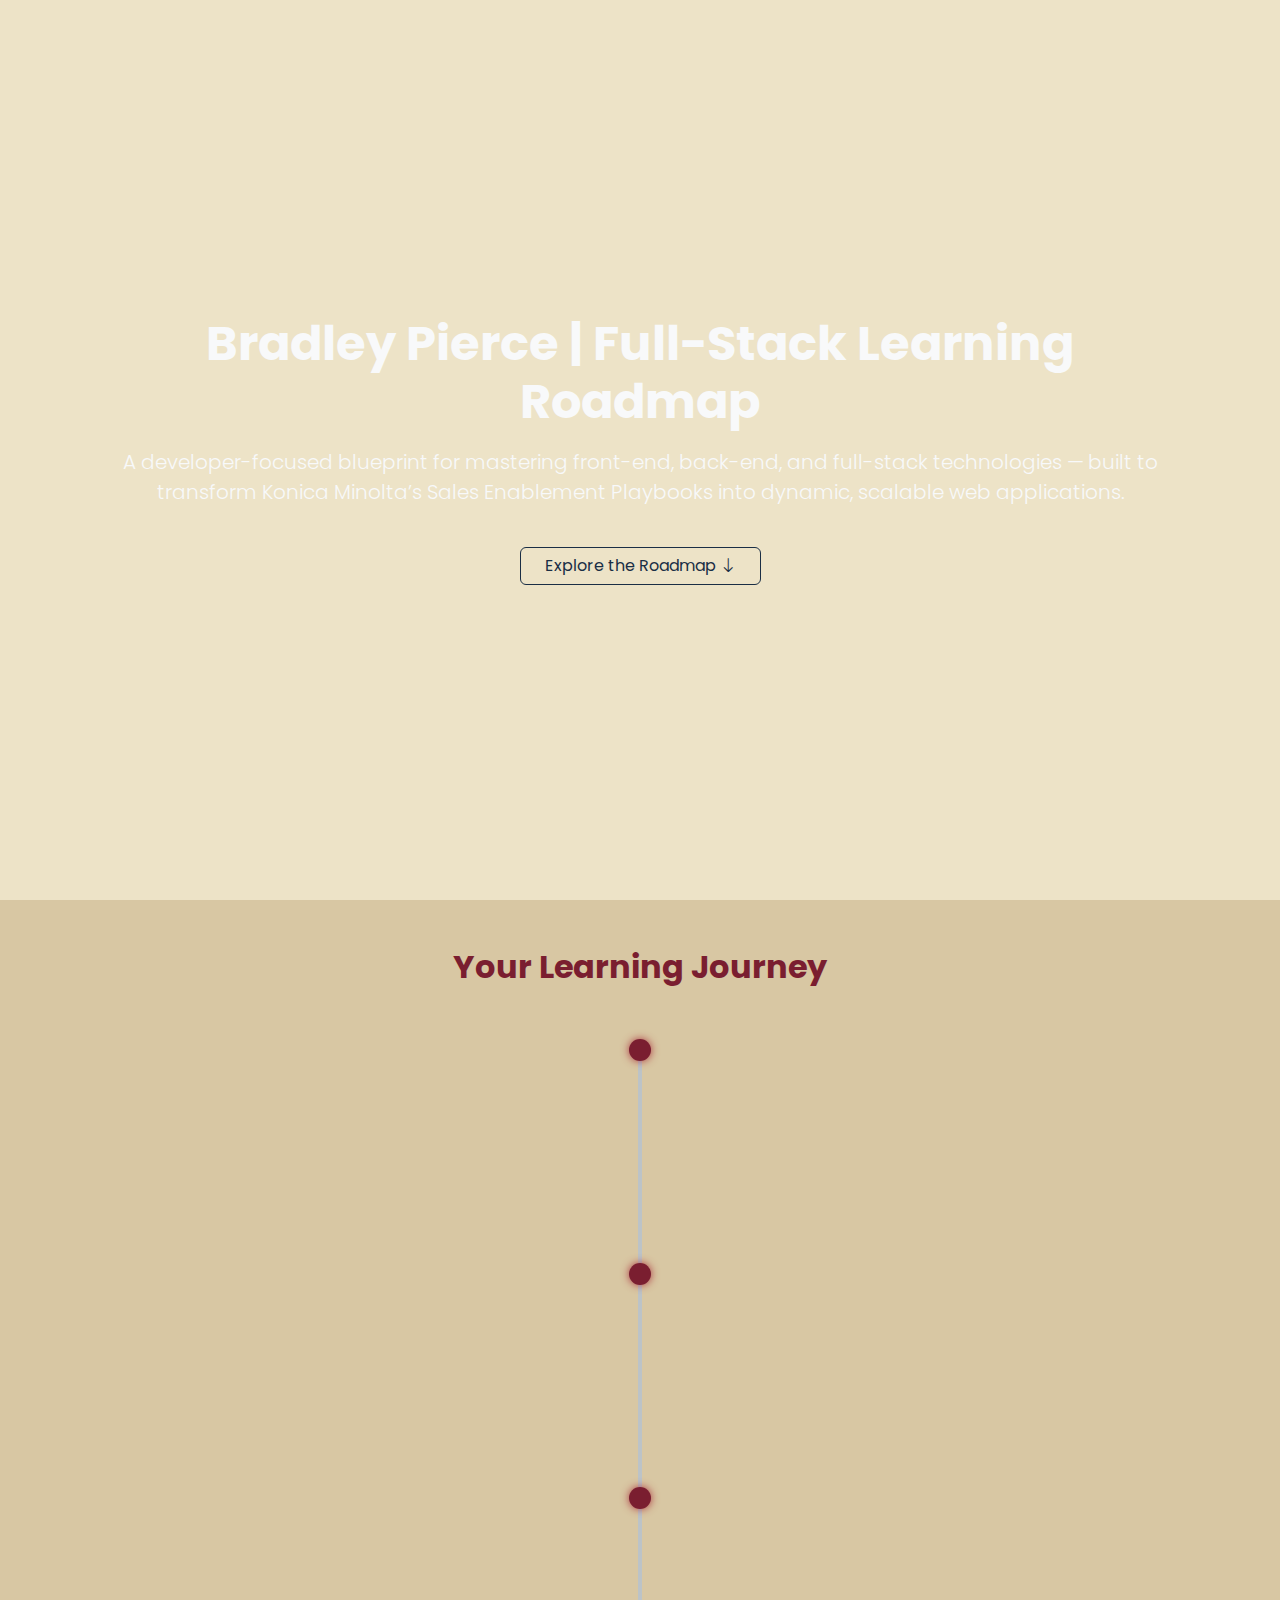
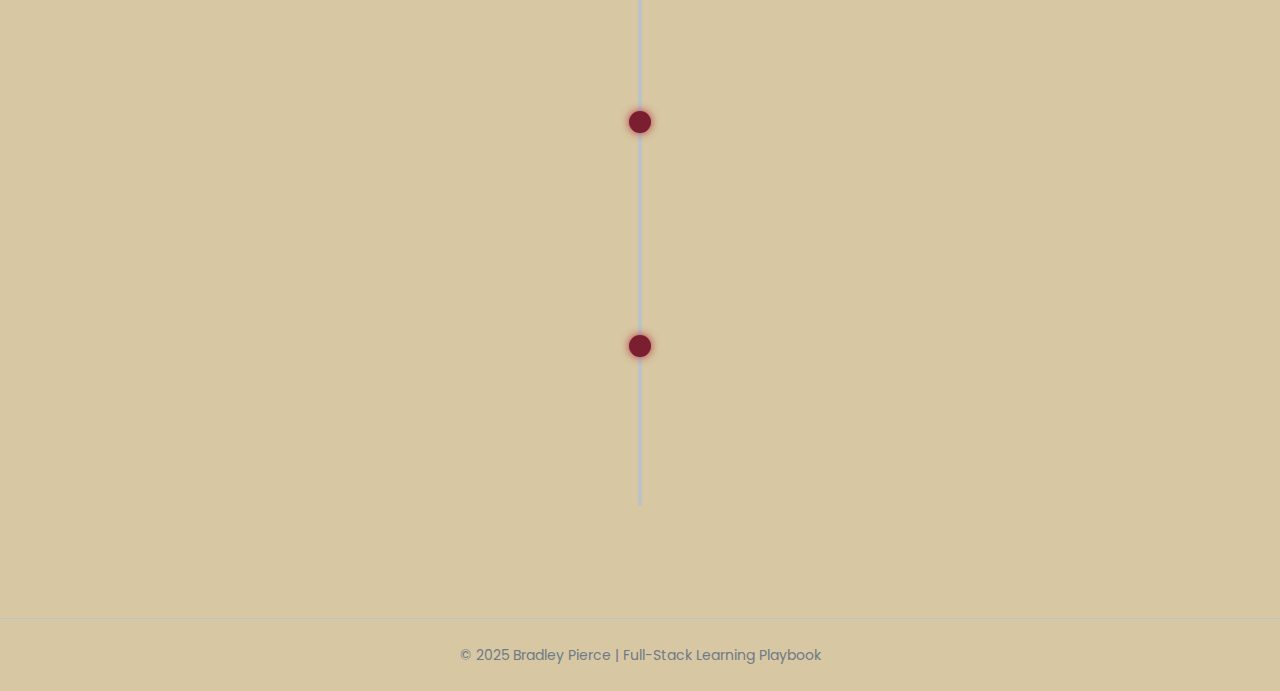
<file: index.html>
<!DOCTYPE html>
<html lang="en">
  <head>
    <meta charset="UTF-8" />
    <meta name="viewport" content="width=device-width, initial-scale=1.0" />
    <title>Bradley Pierce | Full-Stack Learning Roadmap</title>
    <link
      href="https://cdn.jsdelivr.net/npm/bootstrap@5.3.3/dist/css/bootstrap.min.css"
      rel="stylesheet" />
    <link rel="stylesheet" href="assets/css/style.css" />
    <link
      href="https://cdn.jsdelivr.net/npm/bootstrap-icons@1.11.3/font/bootstrap-icons.css"
      rel="stylesheet" />
  </head>
  <body>
    <!-- Hero Section -->
    <section
      class="hero d-flex align-items-center justify-content-center text-center text-light">
      <div class="container position-relative">
        <h1 class="fw-bold display-5">
          Bradley Pierce | Full-Stack Learning Roadmap
        </h1>
        <p class="lead mt-3">
          A developer-focused blueprint for mastering front-end, back-end, and
          full-stack technologies — built to transform Konica Minolta’s Sales
          Enablement Playbooks into dynamic, scalable web applications.
        </p>
        <button id="scrollBtn" class="btn btn-outline-light mt-4 px-4">
          Explore the Roadmap&nbsp;<i class="bi bi-arrow-down"></i>
        </button>
        <div class="hero-overlay"></div>
      </div>
    </section>

    <!-- Timeline Section -->
    <section class="timeline-section py-5">
      <div class="container text-center">
        <h2 class="text-accent fw-bold mb-5">Your Learning Journey</h2>
        <div class="timeline-wrapper position-relative mx-auto">
          <!-- Timeline Line -->
          <div class="timeline-line"></div>

          <!-- Phases -->
          <div class="timeline-item" data-phase="0">
            <div class="timeline-node"></div>
            <div class="timeline-content glass-card">
              <h5>Phase 0 : Foundation & Core Web Skills</h5>
              <p>HTML, CSS, JavaScript, and Git fundamentals.</p>
              <a href="phases/phase0.html" class="btn btn-outline-accent"
                >View Details</a
              >
            </div>
          </div>

          <div class="timeline-item" data-phase="1">
            <div class="timeline-node"></div>
            <div class="timeline-content glass-card">
              <h5>Phase 1 : Modular Front-End Architecture</h5>
              <p>React fundamentals and component-based design.</p>
              <a href="phases/phase1.html" class="btn btn-outline-accent"
                >View Details</a
              >
            </div>
          </div>

          <div class="timeline-item" data-phase="2">
            <div class="timeline-node"></div>
            <div class="timeline-content glass-card">
              <h5>Phase 2 : Data & Back-End Integration</h5>
              <p>Node.js, REST APIs, SQL and NoSQL databases.</p>
              <a href="phases/phase2.html" class="btn btn-outline-accent"
                >View Details</a
              >
            </div>
          </div>

          <div class="timeline-item" data-phase="3">
            <div class="timeline-node"></div>
            <div class="timeline-content glass-card">
              <h5>Phase 3 : Full-Stack Integration & Deployment</h5>
              <p>Supabase, Next.js, and Vercel deployment workflows.</p>
              <a href="phases/phase3.html" class="btn btn-outline-accent"
                >View Details</a
              >
            </div>
          </div>

          <div class="timeline-item" data-phase="4">
            <div class="timeline-node"></div>
            <div class="timeline-content glass-card">
              <h5>Phase 4 : Professional Workflow & Automation</h5>
              <p>DevOps, CI/CD, and developer best practices.</p>
              <a href="phases/phase4.html" class="btn btn-outline-accent"
                >View Details</a
              >
            </div>
          </div>
        </div>
      </div>
    </section>

    <footer class="text-center py-4 text-light-50">
      <small>© 2025 Bradley Pierce | Full-Stack Learning Playbook</small>
    </footer>

    <script src="https://cdn.jsdelivr.net/npm/bootstrap@5.3.3/dist/js/bootstrap.bundle.min.js"></script>
    <script src="assets/js/timeline.js"></script>
  </body>
</html>
</file>
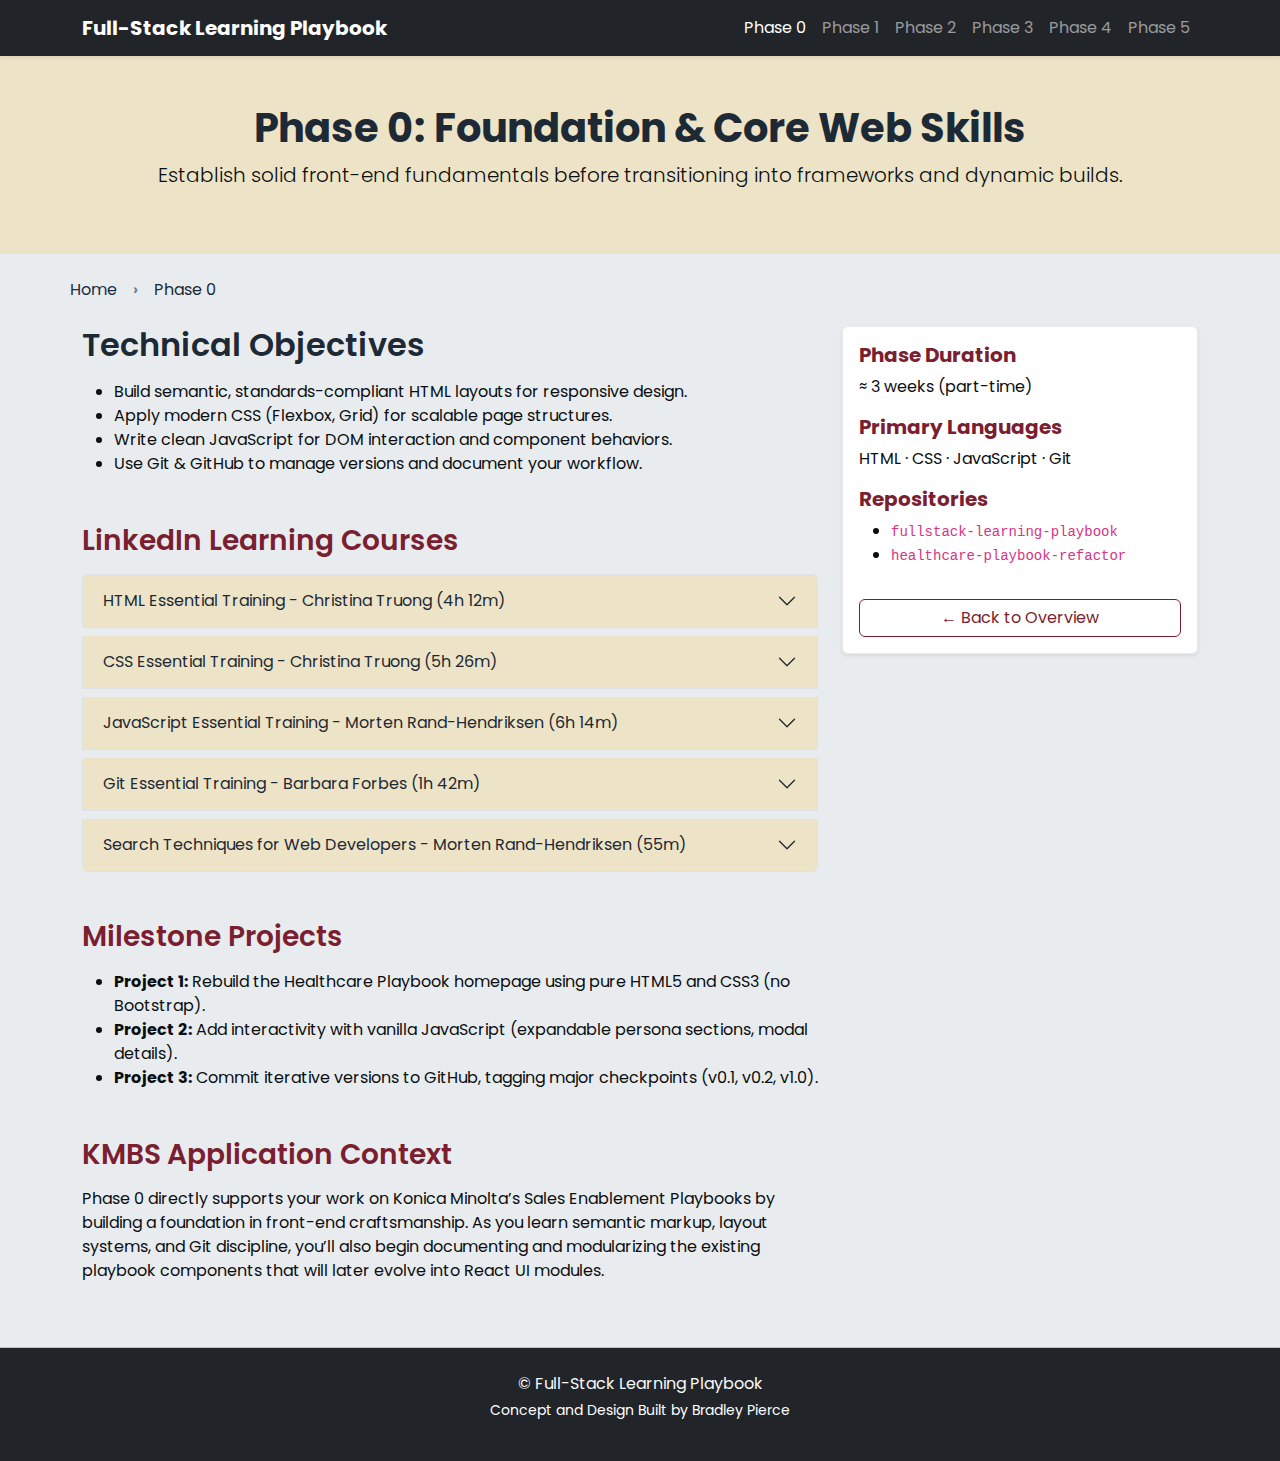
<file: phases/phase0.html>
<!DOCTYPE html>
<html lang="en">
  <head>
    <meta charset="UTF-8" />
    <meta name="viewport" content="width=device-width, initial-scale=1.0" />
    <title>Phase 0 – Foundation & Core Web Skills</title>
    <link
      href="https://cdn.jsdelivr.net/npm/bootstrap@5.3.3/dist/css/bootstrap.min.css"
      rel="stylesheet" />
    <link
      rel="stylesheet"
      href="https://cdn.jsdelivr.net/npm/bootstrap-icons@1.11.3/font/bootstrap-icons.css" />
    <link rel="stylesheet" href="../assets/css/style.css" />
  </head>
  <body>
    <!-- Navbar -->
    <div data-include="../components/navbar.html"></div>
    <!-- Scroll Progress Bar -->
    <div id="scrollProgressBar"></div>

    <!-- Hero -->
    <header
      class="text-center py-5 mb-4"
      style="background: var(--color-tan-300); color: var(--text-heading)">
      <div class="container">
        <h1 class="fw-bold" style="color: var(--text-heading)">
          Phase 0: Foundation & Core Web Skills
        </h1>
        <p class="lead" style="color: var(--text-primary)">
          Establish solid front-end fundamentals before transitioning into
          frameworks and dynamic builds.
        </p>
      </div>
    </header>

    <!-- Breadcrumb -->
    <nav aria-label="breadcrumb">
      <ol class="breadcrumb container">
        <li class="breadcrumb-item"><a href="../index.html">Home</a></li>
        <li class="breadcrumb-item active">Phase 0</li>
      </ol>
    </nav>

    <!-- Content -->
    <section class="container mb-5">
      <div class="row">
        <div class="col-md-8">
          <h2 class="fw-semibold mb-3" style="color: var(--text-heading)">
            Technical Objectives
          </h2>
          <ul>
            <li>
              Build semantic, standards-compliant HTML layouts for responsive
              design.
            </li>
            <li>
              Apply modern CSS (Flexbox, Grid) for scalable page structures.
            </li>
            <li>
              Write clean JavaScript for DOM interaction and component
              behaviors.
            </li>
            <li>
              Use Git & GitHub to manage versions and document your workflow.
            </li>
          </ul>

          <h3 class="fw-semibold mt-5 mb-3 text-accent">
            LinkedIn Learning Courses
          </h3>
          <div class="accordion" id="phase0Courses">
            <div class="accordion-item bg-transparent border-accent mb-2">
              <h2 class="accordion-header">
                <button
                  class="accordion-button collapsed"
                  type="button"
                  data-bs-toggle="collapse"
                  data-bs-target="#htmlCourse">
                  HTML Essential Training &#45; Christina Truong (4h 12m)
                </button>
              </h2>
              <div
                id="htmlCourse"
                class="accordion-collapse collapse"
                data-bs-parent="#phase0Courses">
                <div class="accordion-body glass-card"></div>
              </div>
            </div>

            <div class="accordion-item bg-transparent border-accent mb-2">
              <h2 class="accordion-header">
                <button
                  class="accordion-button collapsed"
                  type="button"
                  data-bs-toggle="collapse"
                  data-bs-target="#cssCourse">
                  CSS Essential Training &#45; Christina Truong (5h 26m)
                </button>
              </h2>
              <div
                id="cssCourse"
                class="accordion-collapse collapse"
                data-bs-parent="#phase0Courses">
                <div class="accordion-body glass-card"></div>
              </div>
            </div>

            <div class="accordion-item bg-transparent border-accent mb-2">
              <h2 class="accordion-header">
                <button
                  class="accordion-button collapsed"
                  type="button"
                  data-bs-toggle="collapse"
                  data-bs-target="#jsCourse">
                  JavaScript Essential Training &#45; Morten Rand-Hendriksen (6h
                  14m)
                </button>
              </h2>
              <div
                id="jsCourse"
                class="accordion-collapse collapse"
                data-bs-parent="#phase0Courses">
                <div class="accordion-body glass-card"></div>
              </div>
            </div>

            <div class="accordion-item bg-transparent border-accent mb-2">
              <h2 class="accordion-header">
                <button
                  class="accordion-button collapsed"
                  type="button"
                  data-bs-toggle="collapse"
                  data-bs-target="#gitCourse">
                  Git Essential Training &#45; Barbara Forbes (1h 42m)
                </button>
              </h2>
              <div
                id="gitCourse"
                class="accordion-collapse collapse"
                data-bs-parent="#phase0Courses">
                <div class="accordion-body glass-card"></div>
              </div>
            </div>

            <div class="accordion-item bg-transparent border-accent">
              <h2 class="accordion-header">
                <button
                  class="accordion-button collapsed"
                  type="button"
                  data-bs-toggle="collapse"
                  data-bs-target="#searchCourse">
                  Search Techniques for Web Developers &#45; Morten
                  Rand-Hendriksen (55m)
                </button>
              </h2>
              <div
                id="searchCourse"
                class="accordion-collapse collapse"
                data-bs-parent="#phase0Courses">
                <div class="accordion-body glass-card"></div>
              </div>
            </div>
          </div>

          <h3 class="fw-semibold mt-5 mb-3 text-accent">Milestone Projects</h3>
          <ul>
            <li>
              <strong>Project 1:</strong> Rebuild the Healthcare Playbook
              homepage using pure HTML5 and CSS3 (no Bootstrap).
            </li>
            <li>
              <strong>Project 2:</strong> Add interactivity with vanilla
              JavaScript (expandable persona sections, modal details).
            </li>
            <li>
              <strong>Project 3:</strong> Commit iterative versions to GitHub,
              tagging major checkpoints (v0.1, v0.2, v1.0).
            </li>
          </ul>

          <h3 class="fw-semibold mt-5 mb-3 text-accent">
            KMBS Application Context
          </h3>
          <p>
            Phase 0 directly supports your work on Konica Minolta’s Sales
            Enablement Playbooks by building a foundation in front-end
            craftsmanship. As you learn semantic markup, layout systems, and Git
            discipline, you’ll also begin documenting and modularizing the
            existing playbook components that will later evolve into React UI
            modules.
          </p>
        </div>

        <!-- Sidebar -->
        <div class="col-md-4">
          <div class="card glass-card p-3 shadow-sm">
            <h5 class="text-accent fw-bold">Phase Duration</h5>
            <p>≈ 3 weeks (part-time)</p>
            <h5 class="text-accent fw-bold">Primary Languages</h5>
            <p>HTML · CSS · JavaScript · Git</p>
            <h5 class="text-accent fw-bold">Repositories</h5>
            <ul>
              <li><code>fullstack-learning-playbook</code></li>
              <li><code>healthcare-playbook-refactor</code></li>
            </ul>
            <a href="../index.html" class="btn btn-outline-accent mt-3"
              >← Back to Overview</a
            >
          </div>
        </div>
      </div>
    </section>

    <!-- Reusable Footer -->
    <div data-include="../components/footer.html"></div>
    <!-- Back to Top Button -->
    <button id="backToTopBtn" title="Go to top">
      <i class="bi bi-arrow-up"></i>
    </button>

    <script src="../assets/js/include.js"></script>
    <script src="https://cdn.jsdelivr.net/npm/bootstrap@5.3.3/dist/js/bootstrap.bundle.min.js"></script>

    <script>
      document.addEventListener("DOMContentLoaded", function () {
        fetch("../assets/json/linkedincoursedescriptions.json")
          .then((response) => response.json())
          .then((courses) => {
            // Map course names to accordion IDs
            const courseMap = {
              "HTML Essential Training": "htmlCourse",
              "CSS Essential Training (2023)": "cssCourse",
              "JavaScript Essential Training": "jsCourse",
              "Git Essential Training": "gitCourse",
              "Search Procedures for Web Developers": "searchCourse",
            };

            courses.forEach((course) => {
              // Find matching accordion ID
              let matchKey = Object.keys(courseMap).find(
                (key) => course.courseName && course.courseName.startsWith(key)
              );
              if (matchKey) {
                const accordionBody = document.querySelector(
                  `#${courseMap[matchKey]} .accordion-body`
                );
                if (accordionBody) {
                  accordionBody.innerHTML = `
              <strong>${course.courseName || matchKey}</strong><br>
              <em>Author:</em> ${course.author || ""}<br>
              <em>Duration:</em> ${course.learningTime || ""}<br>
              <p>${course.description || ""}</p>
              ${
                course.learningObjectives && course.learningObjectives.length
                  ? `<ul>${course.learningObjectives
                      .map((obj) => `<li>${obj}</li>`)
                      .join("")}</ul>`
                  : ""
              }
              ${
                course.url
                  ? `<a href="${course.url}" target="_blank">View Course</a>`
                  : ""
              }
            `;
                }
              }
            });
          });
      });
    </script>
  </body>
</html>
</file>
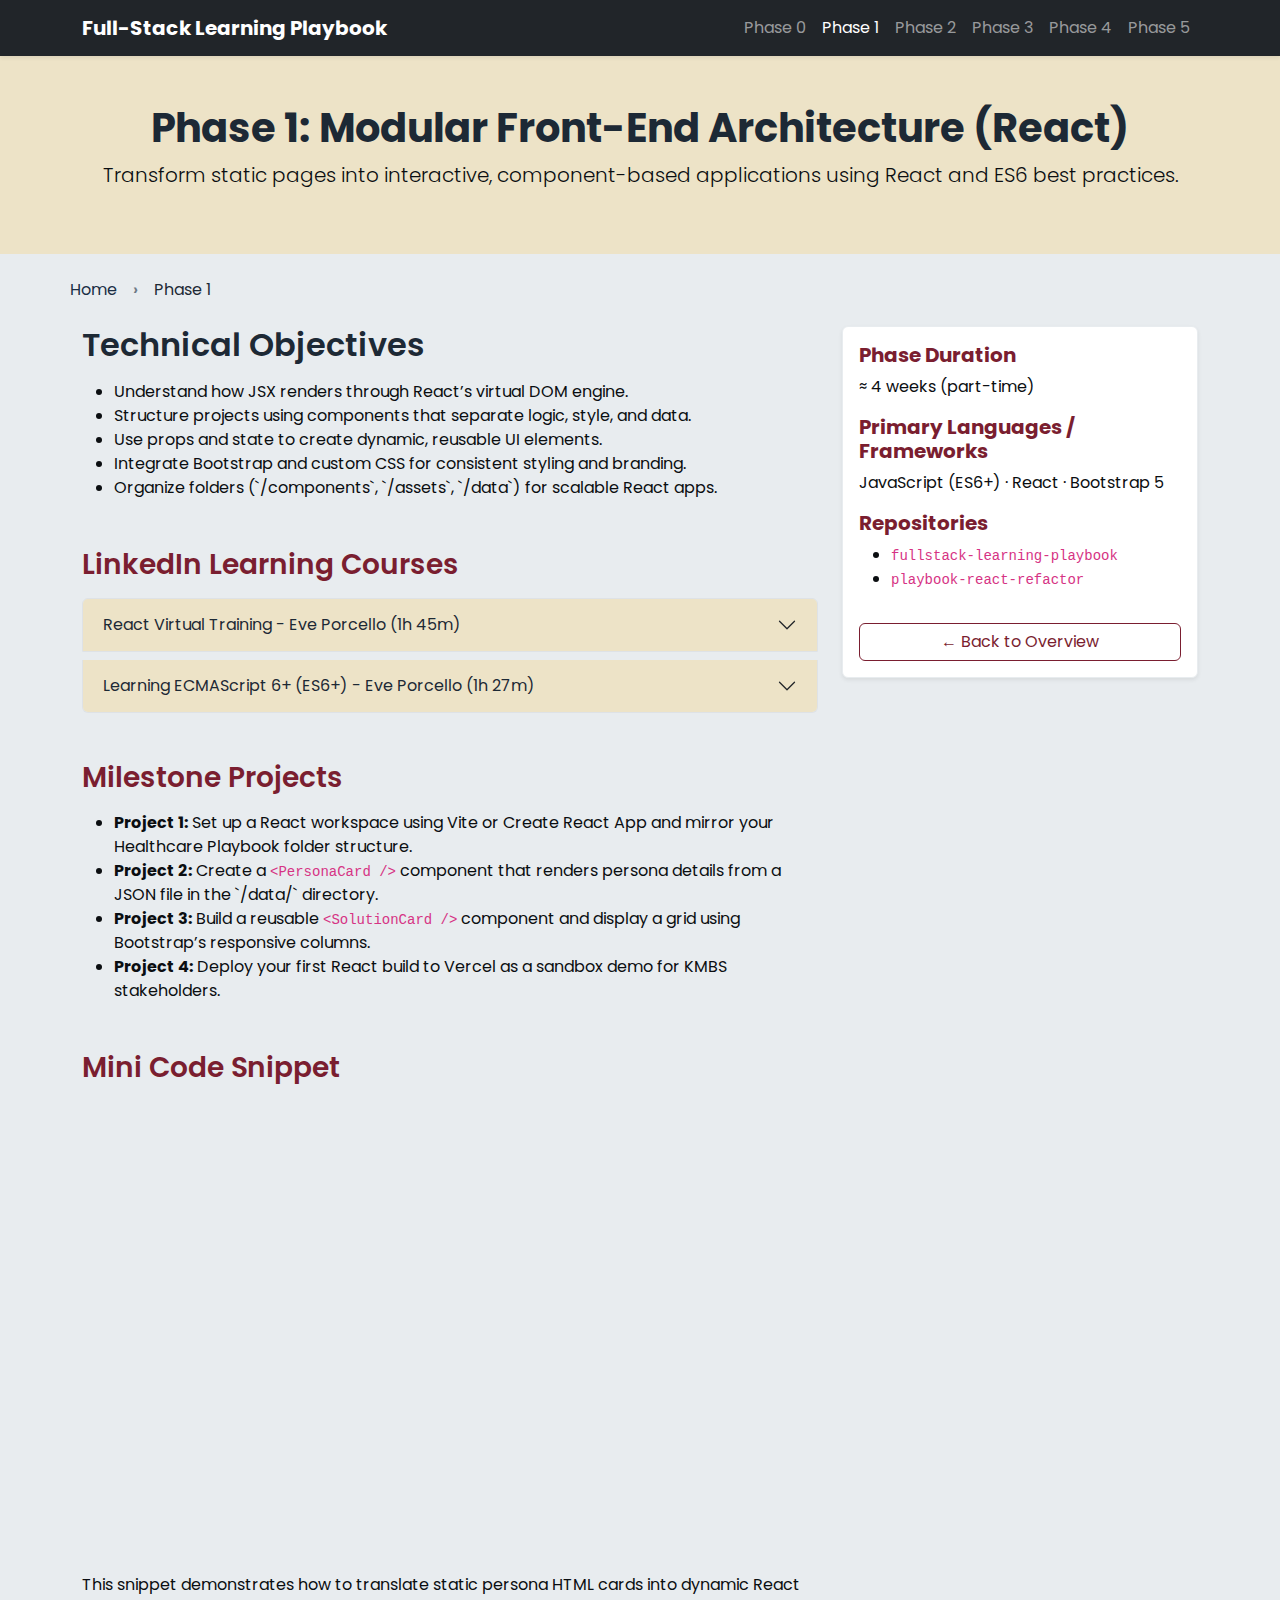
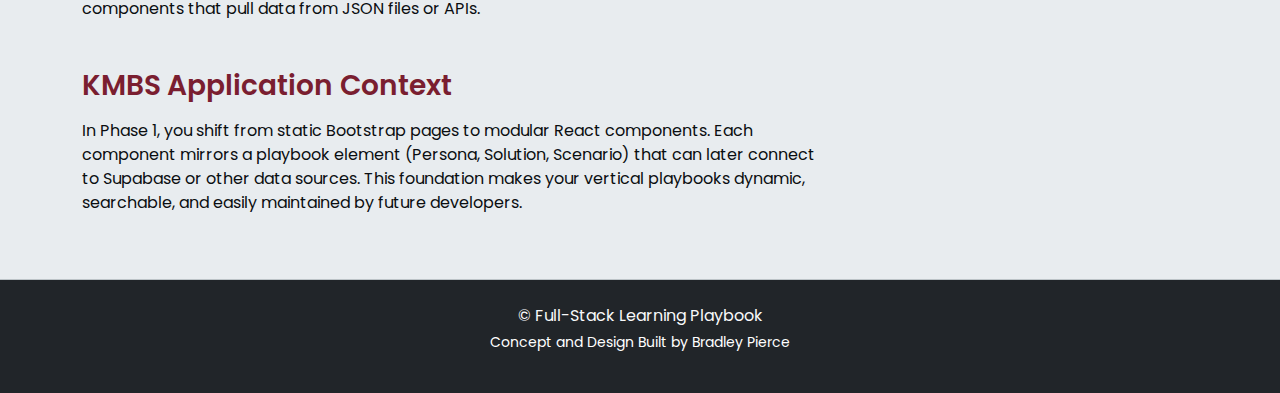
<file: phases/phase1.html>
<!DOCTYPE html>
<html lang="en">
  <head>
    <meta charset="UTF-8" />
    <meta name="viewport" content="width=device-width, initial-scale=1.0" />
    <title>Phase 1 – Modular Front-End Architecture (React)</title>
    <link
      href="https://cdn.jsdelivr.net/npm/bootstrap@5.3.3/dist/css/bootstrap.min.css"
      rel="stylesheet" />
    <link
      rel="stylesheet"
      href="https://cdn.jsdelivr.net/npm/bootstrap-icons@1.11.3/font/bootstrap-icons.css" />
    <link rel="stylesheet" href="../assets/css/style.css" />
  </head>
  <body>
    <!-- Navbar -->
    <div data-include="../components/navbar.html"></div>
    <!-- Scroll Progress Bar -->
    <div id="scrollProgressBar"></div>

    <!-- Hero -->
    <header
      class="text-center py-5 mb-4"
      style="background: var(--color-tan-300); color: var(--text-heading)">
      <div class="container">
        <h1 class="fw-bold" style="color: var(--text-heading)">
          Phase 1: Modular Front-End Architecture (React)
        </h1>
        <p class="lead" style="color: var(--text-primary)">
          Transform static pages into interactive, component-based applications
          using React and ES6 best practices.
        </p>
      </div>
    </header>

    <!-- Breadcrumb -->
    <nav aria-label="breadcrumb">
      <ol class="breadcrumb container">
        <li class="breadcrumb-item"><a href="../index.html">Home</a></li>
        <li class="breadcrumb-item active">Phase 1</li>
      </ol>
    </nav>

    <!-- Content -->
    <section class="container mb-5">
      <div class="row">
        <!-- Main -->
        <div class="col-md-8">
          <h2 class="fw-semibold mb-3" style="color: var(--text-heading)">
            Technical Objectives
          </h2>
          <ul>
            <li>
              Understand how JSX renders through React’s virtual DOM engine.
            </li>
            <li>
              Structure projects using components that separate logic, style,
              and data.
            </li>
            <li>
              Use props and state to create dynamic, reusable UI elements.
            </li>
            <li>
              Integrate Bootstrap and custom CSS for consistent styling and
              branding.
            </li>
            <li>
              Organize folders (`/components`, `/assets`, `/data`) for scalable
              React apps.
            </li>
          </ul>

          <h3 class="fw-semibold mt-5 mb-3 text-accent">
            LinkedIn Learning Courses
          </h3>
          <div class="accordion" id="phase1Courses">
            <div class="accordion-item bg-transparent border-accent mb-2">
              <h2 class="accordion-header">
                <button
                  class="accordion-button collapsed"
                  type="button"
                  data-bs-toggle="collapse"
                  data-bs-target="#reactCourse">
                  React Virtual Training &#45; Eve Porcello (1h 45m)
                </button>
              </h2>
              <div
                id="reactCourse"
                class="accordion-collapse collapse"
                data-bs-parent="#phase1Courses">
                <div class="accordion-body glass-card"></div>
              </div>
            </div>

            <div class="accordion-item bg-transparent border-accent">
              <h2 class="accordion-header">
                <button
                  class="accordion-button collapsed"
                  type="button"
                  data-bs-toggle="collapse"
                  data-bs-target="#es6Course">
                  Learning ECMAScript 6+ (ES6+) &#45; Eve Porcello (1h 27m)
                </button>
              </h2>
              <div
                id="es6Course"
                class="accordion-collapse collapse"
                data-bs-parent="#phase1Courses">
                <div class="accordion-body glass-card"></div>
              </div>
            </div>
          </div>

          <h3 class="fw-semibold mt-5 mb-3 text-accent">Milestone Projects</h3>
          <ul>
            <li>
              <strong>Project 1:</strong> Set up a React workspace using Vite or
              Create React App and mirror your Healthcare Playbook folder
              structure.
            </li>
            <li>
              <strong>Project 2:</strong> Create a
              <code>&lt;PersonaCard /&gt;</code> component that renders persona
              details from a JSON file in the `/data/` directory.
            </li>
            <li>
              <strong>Project 3:</strong> Build a reusable
              <code>&lt;SolutionCard /&gt;</code> component and display a grid
              using Bootstrap’s responsive columns.
            </li>
            <li>
              <strong>Project 4:</strong> Deploy your first React build to
              Vercel as a sandbox demo for KMBS stakeholders.
            </li>
          </ul>

          <h3 class="fw-semibold mt-5 mb-3 text-accent">Mini Code Snippet</h3>
          <div class="glass-card p-3 mb-4">
            <pre><code>// components/PersonaCard.jsx
import React from "react";

export default function PersonaCard({ name, title, challenges }) {
  return (
    &lt;div className="card glass-card p-3 mb-3"&gt;
      &lt;h5 className="text-accent"&gt;{name}&lt;/h5&gt;
      &lt;p&gt;&lt;strong&gt;Role:&lt;/strong&gt; {title}&lt;/p&gt;
      &lt;p&gt;&lt;strong&gt;Challenges:&lt;/strong&gt; {challenges.join(", ")}&lt;/p&gt;
    &lt;/div&gt;
  );
}

// Example usage in App.jsx
&lt;PersonaCard 
  name="CIO – Higher Education"
  title="Technology Decision Maker"
  challenges={["Integration", "Security", "Budget"]}
/&gt;
</code></pre>
          </div>
          <p>
            This snippet demonstrates how to translate static persona HTML cards
            into dynamic React components that pull data from JSON files or
            APIs.
          </p>

          <h3 class="fw-semibold mt-5 mb-3 text-accent">
            KMBS Application Context
          </h3>
          <p>
            In Phase 1, you shift from static Bootstrap pages to modular React
            components. Each component mirrors a playbook element (Persona,
            Solution, Scenario) that can later connect to Supabase or other data
            sources. This foundation makes your vertical playbooks dynamic,
            searchable, and easily maintained by future developers.
          </p>
        </div>

        <!-- Sidebar -->
        <div class="col-md-4">
          <div class="card glass-card p-3 shadow-sm">
            <h5 class="text-accent fw-bold">Phase Duration</h5>
            <p>≈ 4 weeks (part-time)</p>
            <h5 class="text-accent fw-bold">Primary Languages / Frameworks</h5>
            <p>JavaScript (ES6+) · React · Bootstrap 5</p>
            <h5 class="text-accent fw-bold">Repositories</h5>
            <ul>
              <li><code>fullstack-learning-playbook</code></li>
              <li><code>playbook-react-refactor</code></li>
            </ul>
            <a href="../index.html" class="btn btn-outline-accent mt-3"
              >← Back to Overview</a
            >
          </div>
        </div>
      </div>
    </section>

    <!-- Reusable Footer -->
    <div data-include="../components/footer.html"></div>
    <!-- Back to Top Button -->
    <button id="backToTopBtn" title="Go to top">
      <i class="bi bi-arrow-up"></i>
    </button>

    <script src="../assets/js/include.js"></script>
    <script src="https://cdn.jsdelivr.net/npm/bootstrap@5.3.3/dist/js/bootstrap.bundle.min.js"></script>

    <script>
      document.addEventListener("DOMContentLoaded", function () {
        fetch("../assets/json/linkedincoursedescriptions.json")
          .then((response) => response.json())
          .then((courses) => {
            // Map course names to accordion IDs in Phase 1
            const courseMap = {
              "React Virtual Training": "reactCourse",
              "Learning ECMAScript 6+": "es6Course",
            };

            courses.forEach((course) => {
              Object.keys(courseMap).forEach((key) => {
                if (course.courseName && course.courseName.startsWith(key)) {
                  const accordionBody = document.querySelector(
                    `#${courseMap[key]} .accordion-body`
                  );
                  if (accordionBody) {
                    accordionBody.innerHTML = `
                <strong>${course.courseName}</strong><br>
                <em>Author:</em> ${course.author || ""}<br>
                <em>Duration:</em> ${course.learningTime || ""}<br>
                <p>${course.description || ""}</p>
                ${
                  course.learningObjectives && course.learningObjectives.length
                    ? `<ul>${course.learningObjectives
                        .map((obj) => `<li>${obj}</li>`)
                        .join("")}</ul>`
                    : ""
                }
                ${
                  course.url
                    ? `<a href="${course.url}" target="_blank">View Course</a>`
                    : ""
                }
              `;
                  }
                }
              });
            });
          });
      });
    </script>
  </body>
</html>
</file>
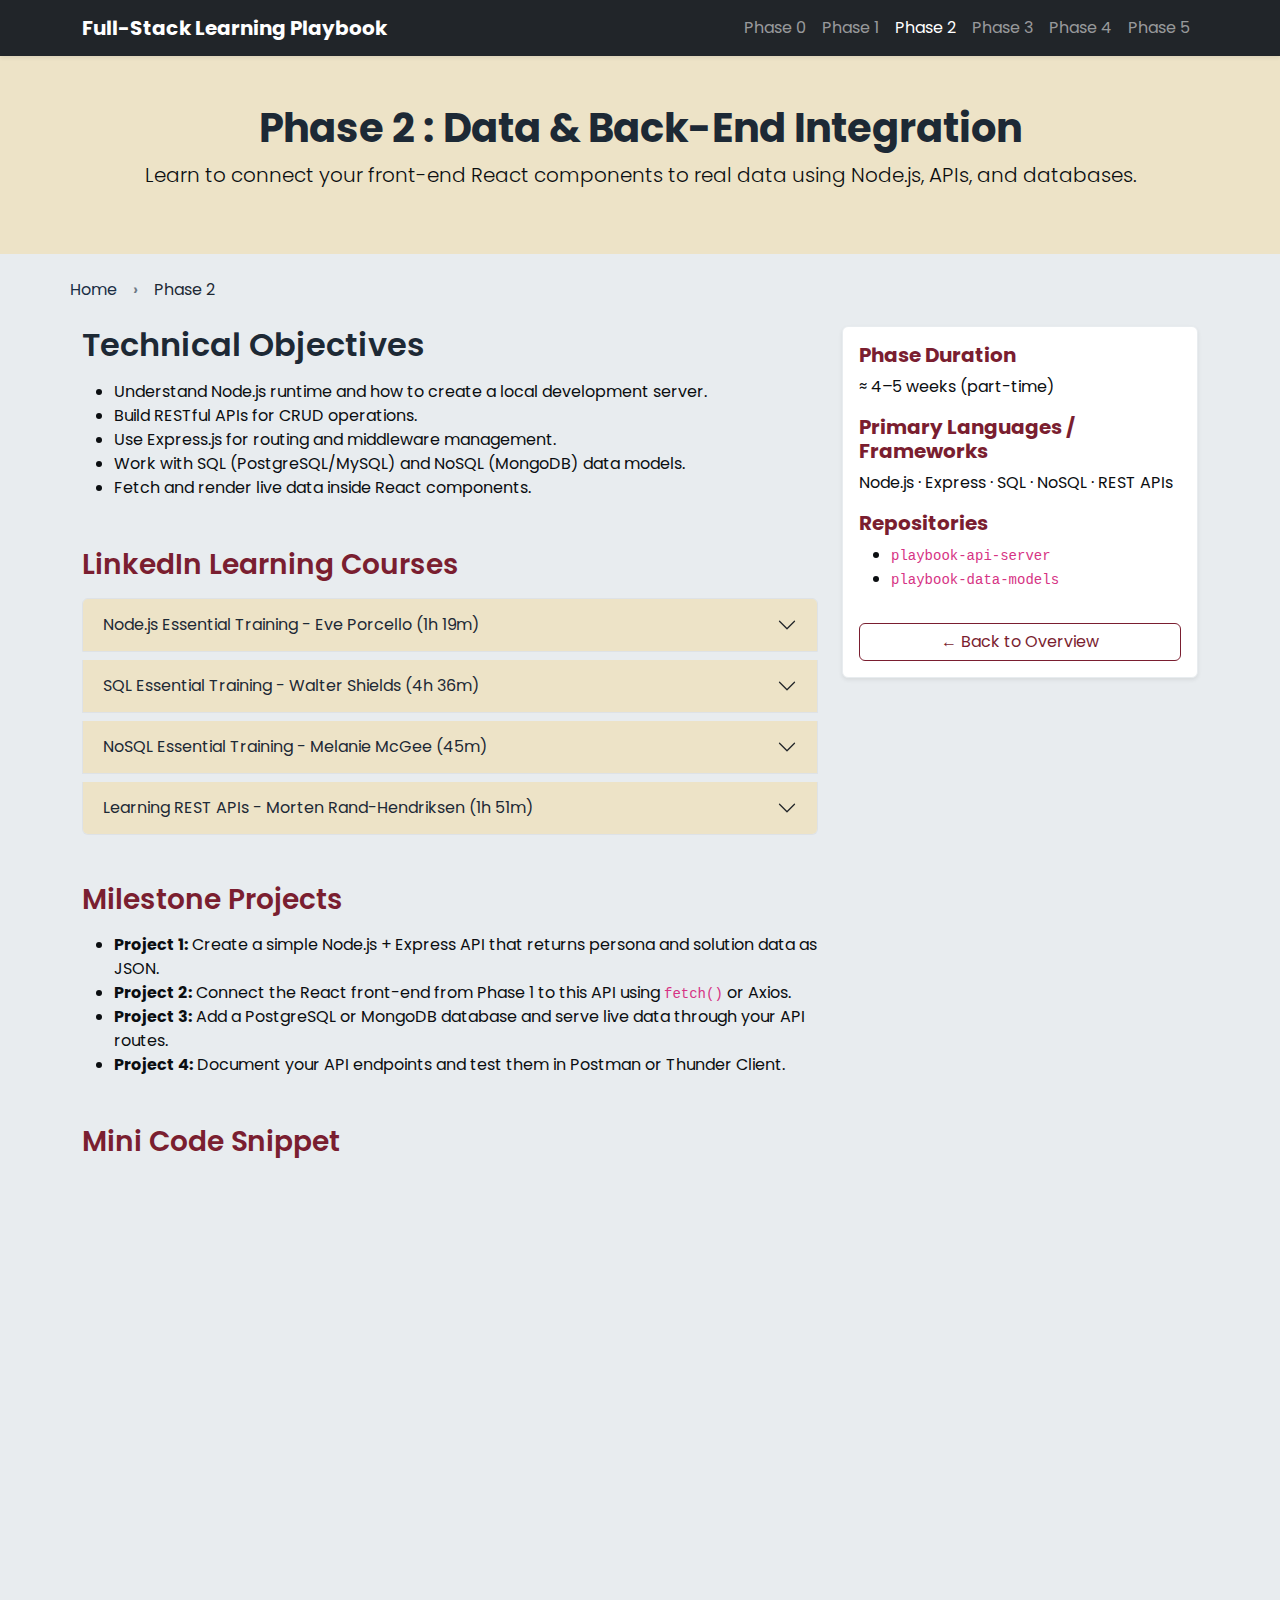
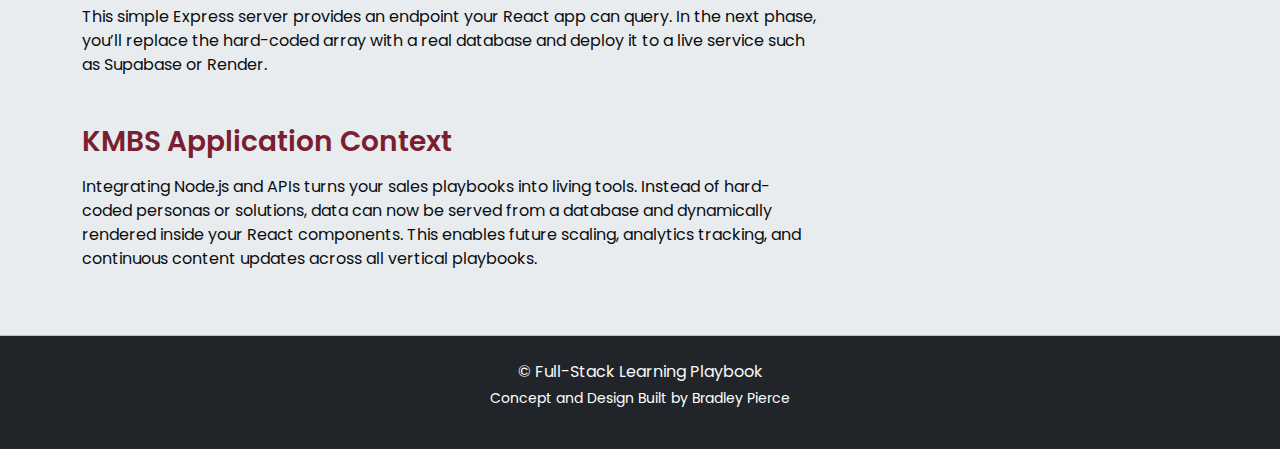
<file: phases/phase2.html>
<!DOCTYPE html>
<html lang="en">
  <head>
    <meta charset="UTF-8" />
    <meta name="viewport" content="width=device-width, initial-scale=1.0" />
    <title>Phase 2 – Data & Back-End Integration</title>
    <link
      href="https://cdn.jsdelivr.net/npm/bootstrap@5.3.3/dist/css/bootstrap.min.css"
      rel="stylesheet" />
    <link
      rel="stylesheet"
      href="https://cdn.jsdelivr.net/npm/bootstrap-icons@1.11.3/font/bootstrap-icons.css" />
    <link rel="stylesheet" href="../assets/css/style.css" />
  </head>
  <body>
    <!-- Navbar -->
    <div data-include="../components/navbar.html"></div>
    <!-- Scroll Progress Bar -->
    <div id="scrollProgressBar"></div>

    <!-- Hero -->
    <header
      class="text-center py-5 mb-4"
      style="background: var(--color-tan-300); color: var(--text-heading)">
      <div class="container">
        <h1 class="fw-bold" style="color: var(--text-heading)">
          Phase 2 : Data & Back-End Integration
        </h1>
        <p class="lead" style="color: var(--text-primary)">
          Learn to connect your front-end React components to real data using
          Node.js, APIs, and databases.
        </p>
      </div>
    </header>

    <!-- Breadcrumb -->
    <nav aria-label="breadcrumb">
      <ol class="breadcrumb container">
        <li class="breadcrumb-item"><a href="../index.html">Home</a></li>
        <li class="breadcrumb-item active">Phase 2</li>
      </ol>
    </nav>

    <!-- Content -->
    <section class="container mb-5">
      <div class="row">
        <!-- Main -->
        <div class="col-md-8">
          <h2 class="fw-semibold mb-3" style="color: var(--text-heading)">
            Technical Objectives
          </h2>
          <ul>
            <li>
              Understand Node.js runtime and how to create a local development
              server.
            </li>
            <li>Build RESTful APIs for CRUD operations.</li>
            <li>Use Express.js for routing and middleware management.</li>
            <li>
              Work with SQL (PostgreSQL/MySQL) and NoSQL (MongoDB) data models.
            </li>
            <li>Fetch and render live data inside React components.</li>
          </ul>

          <h3 class="fw-semibold mt-5 mb-3 text-accent">
            LinkedIn Learning Courses
          </h3>
          <div class="accordion" id="phase2Courses">
            <div class="accordion-item bg-transparent border-accent mb-2">
              <h2 class="accordion-header">
                <button
                  class="accordion-button collapsed"
                  type="button"
                  data-bs-toggle="collapse"
                  data-bs-target="#nodeCourse">
                  Node.js Essential Training &#45; Eve Porcello (1h 19m)
                </button>
              </h2>
              <div
                id="nodeCourse"
                class="accordion-collapse collapse"
                data-bs-parent="#phase2Courses">
                <div class="accordion-body glass-card"></div>
              </div>
            </div>

            <div class="accordion-item bg-transparent border-accent mb-2">
              <h2 class="accordion-header">
                <button
                  class="accordion-button collapsed"
                  type="button"
                  data-bs-toggle="collapse"
                  data-bs-target="#sqlCourse">
                  SQL Essential Training &#45; Walter Shields (4h 36m)
                </button>
              </h2>
              <div
                id="sqlCourse"
                class="accordion-collapse collapse"
                data-bs-parent="#phase2Courses">
                <div class="accordion-body glass-card"></div>
              </div>
            </div>

            <div class="accordion-item bg-transparent border-accent mb-2">
              <h2 class="accordion-header">
                <button
                  class="accordion-button collapsed"
                  type="button"
                  data-bs-toggle="collapse"
                  data-bs-target="#noSqlCourse">
                  NoSQL Essential Training &#45; Melanie McGee (45m)
                </button>
              </h2>
              <div
                id="noSqlCourse"
                class="accordion-collapse collapse"
                data-bs-parent="#phase2Courses">
                <div class="accordion-body glass-card"></div>
              </div>
            </div>

            <div class="accordion-item bg-transparent border-accent">
              <h2 class="accordion-header">
                <button
                  class="accordion-button collapsed"
                  type="button"
                  data-bs-toggle="collapse"
                  data-bs-target="#apiCourse">
                  Learning REST APIs &#45; Morten Rand&#45;Hendriksen (1h 51m)
                </button>
              </h2>
              <div
                id="apiCourse"
                class="accordion-collapse collapse"
                data-bs-parent="#phase2Courses">
                <div class="accordion-body glass-card"></div>
              </div>
            </div>
          </div>

          <h3 class="fw-semibold mt-5 mb-3 text-accent">Milestone Projects</h3>
          <ul>
            <li>
              <strong>Project 1:</strong> Create a simple Node.js + Express API
              that returns persona and solution data as JSON.
            </li>
            <li>
              <strong>Project 2:</strong> Connect the React front-end from Phase
              1 to this API using <code>fetch()</code> or Axios.
            </li>
            <li>
              <strong>Project 3:</strong> Add a PostgreSQL or MongoDB database
              and serve live data through your API routes.
            </li>
            <li>
              <strong>Project 4:</strong> Document your API endpoints and test
              them in Postman or Thunder Client.
            </li>
          </ul>

          <h3 class="fw-semibold mt-5 mb-3 text-accent">Mini Code Snippet</h3>
          <div class="glass-card p-3 mb-4">
            <pre><code>// server.js
import express from "express";
import cors from "cors";

const app = express();
app.use(cors());

const personas = [
  { id: 1, name: "IT Director", challenges: ["Security", "Budget", "Integration"] },
  { id: 2, name: "Facilities Manager", challenges: ["Signage", "Compliance"] }
];

app.get("/api/personas", (req, res) =&gt; {
  res.json(personas);
});

app.listen(4000, () =&gt; console.log("API Server running on port 4000"));
</code></pre>
          </div>
          <p>
            This simple Express server provides an endpoint your React app can
            query. In the next phase, you’ll replace the hard-coded array with a
            real database and deploy it to a live service such as Supabase or
            Render.
          </p>

          <h3 class="fw-semibold mt-5 mb-3 text-accent">
            KMBS Application Context
          </h3>
          <p>
            Integrating Node.js and APIs turns your sales playbooks into living
            tools. Instead of hard-coded personas or solutions, data can now be
            served from a database and dynamically rendered inside your React
            components. This enables future scaling, analytics tracking, and
            continuous content updates across all vertical playbooks.
          </p>
        </div>

        <!-- Sidebar -->
        <div class="col-md-4">
          <div class="card glass-card p-3 shadow-sm">
            <h5 class="text-accent fw-bold">Phase Duration</h5>
            <p>≈ 4–5 weeks (part-time)</p>
            <h5 class="text-accent fw-bold">Primary Languages / Frameworks</h5>
            <p>Node.js · Express · SQL · NoSQL · REST APIs</p>
            <h5 class="text-accent fw-bold">Repositories</h5>
            <ul>
              <li><code>playbook-api-server</code></li>
              <li><code>playbook-data-models</code></li>
            </ul>
            <a href="../index.html" class="btn btn-outline-accent mt-3"
              >← Back to Overview</a
            >
          </div>
        </div>
      </div>
    </section>

    <!-- Reusable Footer -->
    <div data-include="../components/footer.html"></div>
    <!-- Back to Top Button -->
    <button id="backToTopBtn" title="Go to top">
      <i class="bi bi-arrow-up"></i>
    </button>

    <script src="../assets/js/include.js"></script>
    <script src="https://cdn.jsdelivr.net/npm/bootstrap@5.3.3/dist/js/bootstrap.bundle.min.js"></script>
    <script>
      document.addEventListener("DOMContentLoaded", function () {
        fetch("../assets/json/linkedincoursedescriptions.json")
          .then((response) => response.json())
          .then((courses) => {
            // Map JSON course names to accordion IDs in Phase 2
            const courseMap = {
              "Node.js Essential Training": "nodeCourse",
              "SQL Essential Training": "sqlCourse",
              "NoSQL Essential Training": "noSqlCourse",
              "Learning REST APIs": "apiCourse",
            };

            courses.forEach((course) => {
              Object.keys(courseMap).forEach((key) => {
                if (
                  course.courseName &&
                  course.courseName.trim().toLowerCase() ===
                    key.trim().toLowerCase()
                ) {
                  const accordionBody = document.querySelector(
                    `#${courseMap[key]} .accordion-body`
                  );
                  if (accordionBody) {
                    accordionBody.innerHTML = `
          <strong>${course.courseName}</strong><br>
          <em>Author:</em> ${course.author || ""}<br>
          <em>Duration:</em> ${course.learningTime || ""}<br>
          <p>${course.description || ""}</p>
          ${
            course.learningObjectives && course.learningObjectives.length
              ? `<ul>${course.learningObjectives
                  .map((obj) => `<li>${obj}</li>`)
                  .join("")}</ul>`
              : ""
          }
          ${
            course.url
              ? `<a href="${course.url}" target="_blank">View Course</a>`
              : ""
          }
        `;
                  }
                }
              });
            });
          });
      });
    </script>
  </body>
</html>
</file>
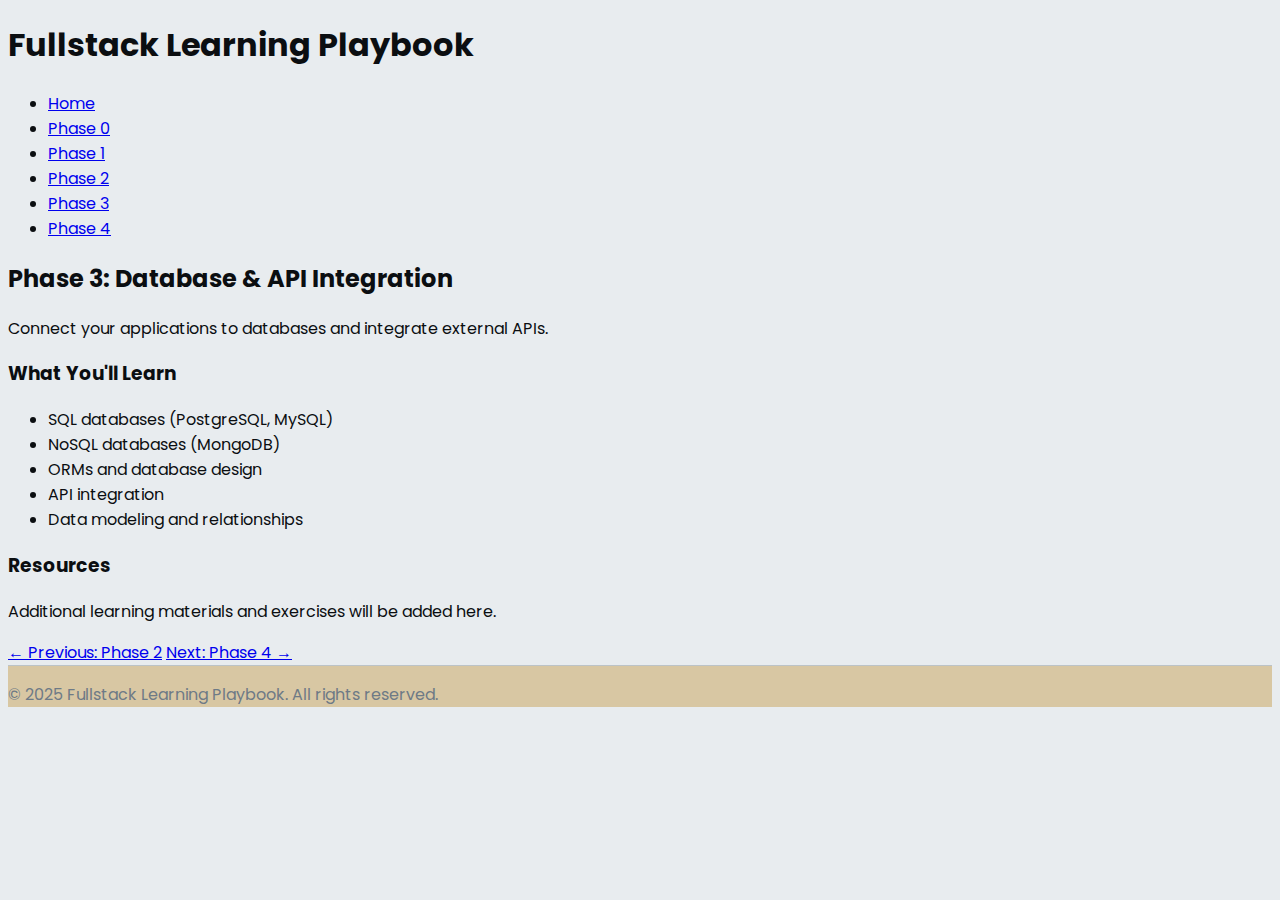
<file: phases/phase3.html>
<!DOCTYPE html>
<html lang="en">
<head>
    <meta charset="UTF-8">
    <meta name="viewport" content="width=device-width, initial-scale=1.0">
    <title>Phase 3 - Database & API Integration | Fullstack Learning Playbook</title>
    <link rel="stylesheet" href="../assets/css/style.css">
</head>
<body>
    <header>
        <h1>Fullstack Learning Playbook</h1>
        <nav>
            <ul>
                <li><a href="../index.html">Home</a></li>
                <li><a href="phase0.html">Phase 0</a></li>
                <li><a href="phase1.html">Phase 1</a></li>
                <li><a href="phase2.html">Phase 2</a></li>
                <li><a href="phase3.html" class="active">Phase 3</a></li>
                <li><a href="phase4.html">Phase 4</a></li>
            </ul>
        </nav>
    </header>

    <main>
        <article class="phase-content">
            <h2>Phase 3: Database & API Integration</h2>
            <p>Connect your applications to databases and integrate external APIs.</p>

            <section class="phase-section">
                <h3>What You'll Learn</h3>
                <ul>
                    <li>SQL databases (PostgreSQL, MySQL)</li>
                    <li>NoSQL databases (MongoDB)</li>
                    <li>ORMs and database design</li>
                    <li>API integration</li>
                    <li>Data modeling and relationships</li>
                </ul>
            </section>

            <section class="phase-section">
                <h3>Resources</h3>
                <p>Additional learning materials and exercises will be added here.</p>
            </section>
        </article>

        <nav class="phase-navigation">
            <a href="phase2.html" class="btn">← Previous: Phase 2</a>
            <a href="phase4.html" class="btn btn-next">Next: Phase 4 →</a>
        </nav>
    </main>

    <footer>
        <p>&copy; 2025 Fullstack Learning Playbook. All rights reserved.</p>
    </footer>

    <script src="../assets/js/main.js"></script>
</body>
</html>
</file>
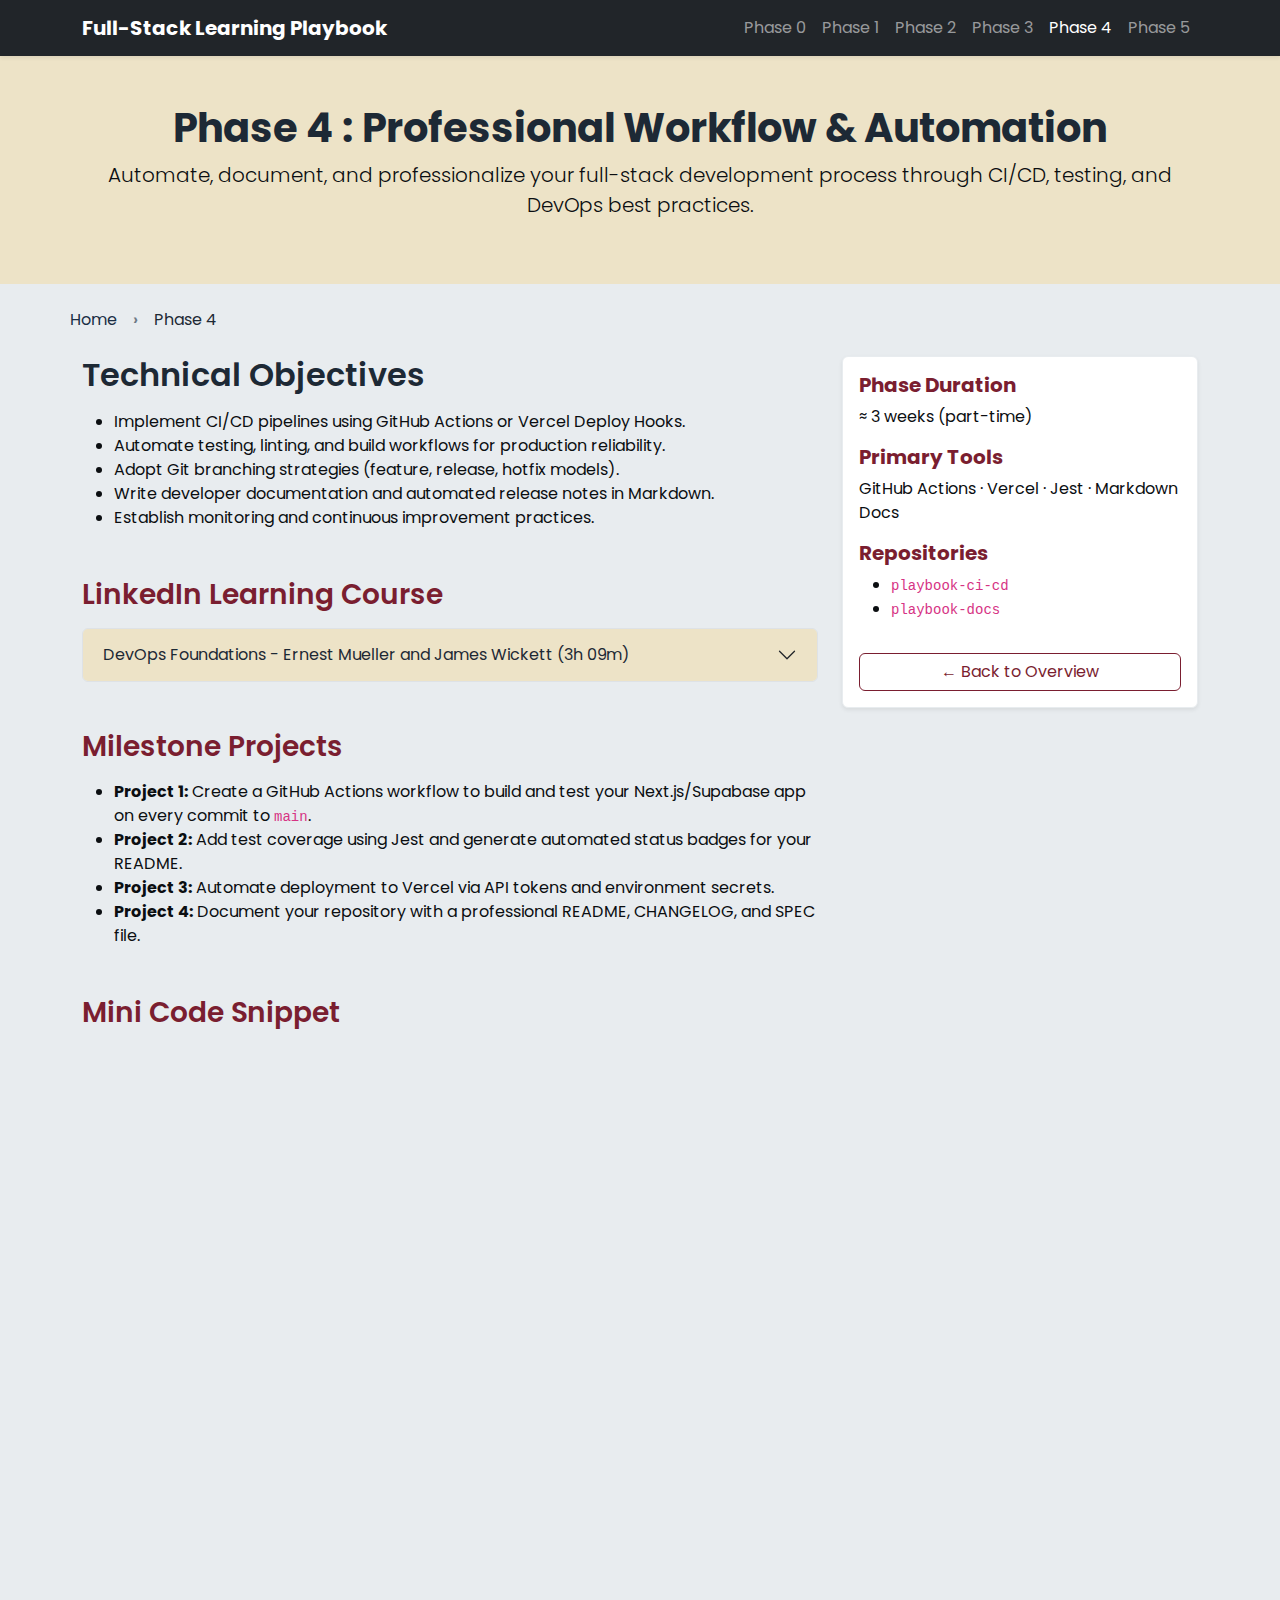
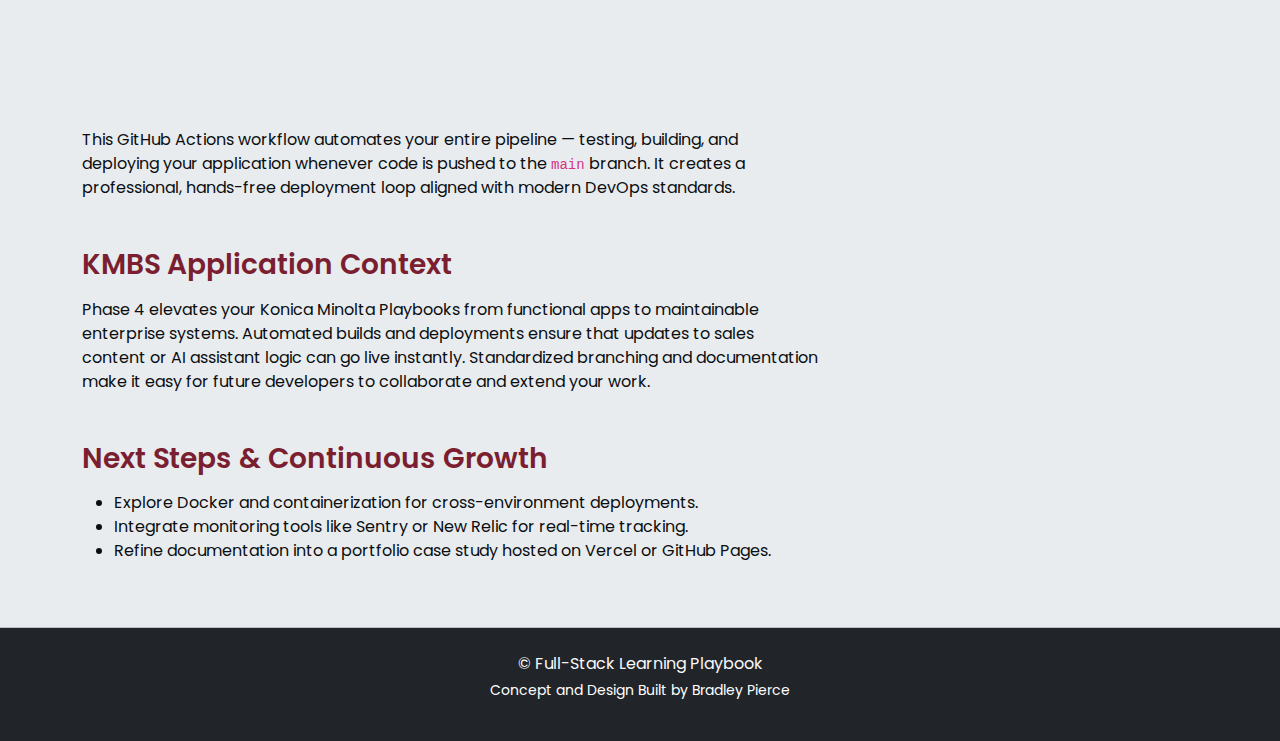
<file: phases/phase4.html>
<!DOCTYPE html>
<html lang="en">
  <head>
    <meta charset="UTF-8" />
    <meta name="viewport" content="width=device-width, initial-scale=1.0" />
    <title>Phase 4 – Professional Workflow & Automation</title>
    <link
      href="https://cdn.jsdelivr.net/npm/bootstrap@5.3.3/dist/css/bootstrap.min.css"
      rel="stylesheet" />
    <link
      rel="stylesheet"
      href="https://cdn.jsdelivr.net/npm/bootstrap-icons@1.11.3/font/bootstrap-icons.css" />
    <link rel="stylesheet" href="../assets/css/style.css" />
  </head>
  <body>
    <!-- Navbar -->
    <div data-include="../components/navbar.html"></div>
    <!-- Scroll Progress Bar -->
    <div id="scrollProgressBar"></div>

    <!-- Hero -->
    <header
      class="text-center py-5 mb-4"
      style="background: var(--color-tan-300); color: var(--text-heading)">
      <div class="container">
        <h1 class="fw-bold" style="color: var(--text-heading)">
          Phase 4 : Professional Workflow & Automation
        </h1>
        <p class="lead" style="color: var(--text-primary)">
          Automate, document, and professionalize your full-stack development
          process through CI/CD, testing, and DevOps best practices.
        </p>
      </div>
    </header>

    <!-- Breadcrumb -->
    <nav aria-label="breadcrumb">
      <ol class="breadcrumb container">
        <li class="breadcrumb-item"><a href="../index.html">Home</a></li>
        <li class="breadcrumb-item active">Phase 4</li>
      </ol>
    </nav>

    <!-- Content -->
    <section class="container mb-5">
      <div class="row">
        <!-- Main -->
        <div class="col-md-8">
          <h2 class="fw-semibold mb-3" style="color: var(--text-heading)">
            Technical Objectives
          </h2>
          <ul>
            <li>
              Implement CI/CD pipelines using GitHub Actions or Vercel Deploy
              Hooks.
            </li>
            <li>
              Automate testing, linting, and build workflows for production
              reliability.
            </li>
            <li>
              Adopt Git branching strategies (feature, release, hotfix models).
            </li>
            <li>
              Write developer documentation and automated release notes in
              Markdown.
            </li>
            <li>Establish monitoring and continuous improvement practices.</li>
          </ul>

          <h3 class="fw-semibold mt-5 mb-3 text-accent">
            LinkedIn Learning Course
          </h3>
          <div class="accordion" id="phase4Courses">
            <div class="accordion-item bg-transparent border-accent">
              <h2 class="accordion-header">
                <button
                  class="accordion-button collapsed"
                  type="button"
                  data-bs-toggle="collapse"
                  data-bs-target="#devOpsCourse">
                  DevOps Foundations &#45; Ernest Mueller and James Wickett (3h
                  09m)
                </button>
              </h2>
              <div
                id="devOpsCourse"
                class="accordion-collapse collapse"
                data-bs-parent="#phase4Courses">
                <div class="accordion-body glass-card"></div>
              </div>
            </div>
          </div>

          <h3 class="fw-semibold mt-5 mb-3 text-accent">Milestone Projects</h3>
          <ul>
            <li>
              <strong>Project 1:</strong> Create a GitHub Actions workflow to
              build and test your Next.js/Supabase app on every commit to
              <code>main</code>.
            </li>
            <li>
              <strong>Project 2:</strong> Add test coverage using Jest and
              generate automated status badges for your README.
            </li>
            <li>
              <strong>Project 3:</strong> Automate deployment to Vercel via API
              tokens and environment secrets.
            </li>
            <li>
              <strong>Project 4:</strong> Document your repository with a
              professional README, CHANGELOG, and SPEC file.
            </li>
          </ul>

          <h3 class="fw-semibold mt-5 mb-3 text-accent">Mini Code Snippet</h3>
          <div class="glass-card p-3 mb-4">
            <pre><code># .github/workflows/deploy.yml
name: Build & Deploy
on:
  push:
    branches: [ "main" ]

jobs:
  build:
    runs-on: ubuntu-latest
    steps:
      - name: Checkout Code
        uses: actions/checkout@v3

      - name: Setup Node.js
        uses: actions/setup-node@v3
        with:
          node-version: 20

      - name: Install Dependencies
        run: npm ci

      - name: Run Tests
        run: npm test

      - name: Build App
        run: npm run build

      - name: Deploy to Vercel
        run: npx vercel --prod --token=${{ secrets.VERCEL_TOKEN }}
</code></pre>
          </div>

          <p>
            This GitHub Actions workflow automates your entire pipeline —
            testing, building, and deploying your application whenever code is
            pushed to the <code>main</code> branch. It creates a professional,
            hands-free deployment loop aligned with modern DevOps standards.
          </p>

          <h3 class="fw-semibold mt-5 mb-3 text-accent">
            KMBS Application Context
          </h3>
          <p>
            Phase 4 elevates your Konica Minolta Playbooks from functional apps
            to maintainable enterprise systems. Automated builds and deployments
            ensure that updates to sales content or AI assistant logic can go
            live instantly. Standardized branching and documentation make it
            easy for future developers to collaborate and extend your work.
          </p>

          <h3 class="fw-semibold mt-5 mb-3 text-accent">
            Next Steps & Continuous Growth
          </h3>
          <ul>
            <li>
              Explore Docker and containerization for cross-environment
              deployments.
            </li>
            <li>
              Integrate monitoring tools like Sentry or New Relic for real-time
              tracking.
            </li>
            <li>
              Refine documentation into a portfolio case study hosted on Vercel
              or GitHub Pages.
            </li>
          </ul>
        </div>

        <div class="col-md-4">
          <div class="card glass-card p-3 shadow-sm">
            <h5 class="text-accent fw-bold">Phase Duration</h5>
            <p>≈ 3 weeks (part-time)</p>

            <h5 class="text-accent fw-bold">Primary Tools</h5>
            <p>GitHub Actions · Vercel · Jest · Markdown Docs</p>

            <h5 class="text-accent fw-bold">Repositories</h5>
            <ul>
              <li><code>playbook-ci-cd</code></li>
              <li><code>playbook-docs</code></li>
            </ul>

            <a href="../index.html" class="btn btn-outline-accent mt-3"
              >← Back to Overview</a
            >
          </div>
        </div>
      </div>
    </section>
    <!-- Reusable Footer -->
    <div data-include="../components/footer.html"></div>
    <!-- Back to Top Button -->
    <button id="backToTopBtn" title="Go to top">
      <i class="bi bi-arrow-up"></i>
    </button>

    <script src="../assets/js/include.js"></script>
    <script src="https://cdn.jsdelivr.net/npm/bootstrap@5.3.3/dist/js/bootstrap.bundle.min.js"></script>
    <script>
      document.addEventListener("DOMContentLoaded", function () {
        fetch("../assets/json/linkedincoursedescriptions.json")
          .then((response) => response.json())
          .then((courses) => {
            // Map JSON course names to accordion IDs in Phase 4
            const courseMap = {
              "DevOps Foundations": "devOpsCourse",
              "Cloud Architecture": "cloudCourse",
              "CI/CD Pipelines": "ciCdCourse",
              "Testing Automation": "testingCourse",
              "Monitoring and Logging": "monitoringCourse",
            };

            courses.forEach((course) => {
              Object.keys(courseMap).forEach((key) => {
                if (
                  course.courseName &&
                  course.courseName.toLowerCase().includes(key.toLowerCase())
                ) {
                  const accordionBody = document.querySelector(
                    `#${courseMap[key]} .accordion-body`
                  );
                  if (accordionBody) {
                    accordionBody.innerHTML = `
                <strong>${course.courseName}</strong><br>
                <em>Author:</em> ${course.author || ""}<br>
                <em>Duration:</em> ${course.learningTime || ""}<br>
                <p>${course.description || ""}</p>
                ${
                  course.learningObjectives && course.learningObjectives.length
                    ? `<ul>${course.learningObjectives
                        .map((obj) => `<li>${obj}</li>`)
                        .join("")}</ul>`
                    : ""
                }
                ${
                  course.url
                    ? `<a href="${course.url}" target="_blank">View Course</a>`
                    : ""
                }
              `;
                  }
                }
              });
            });
          });
      });
    </script>
  </body>
</html>
</file>
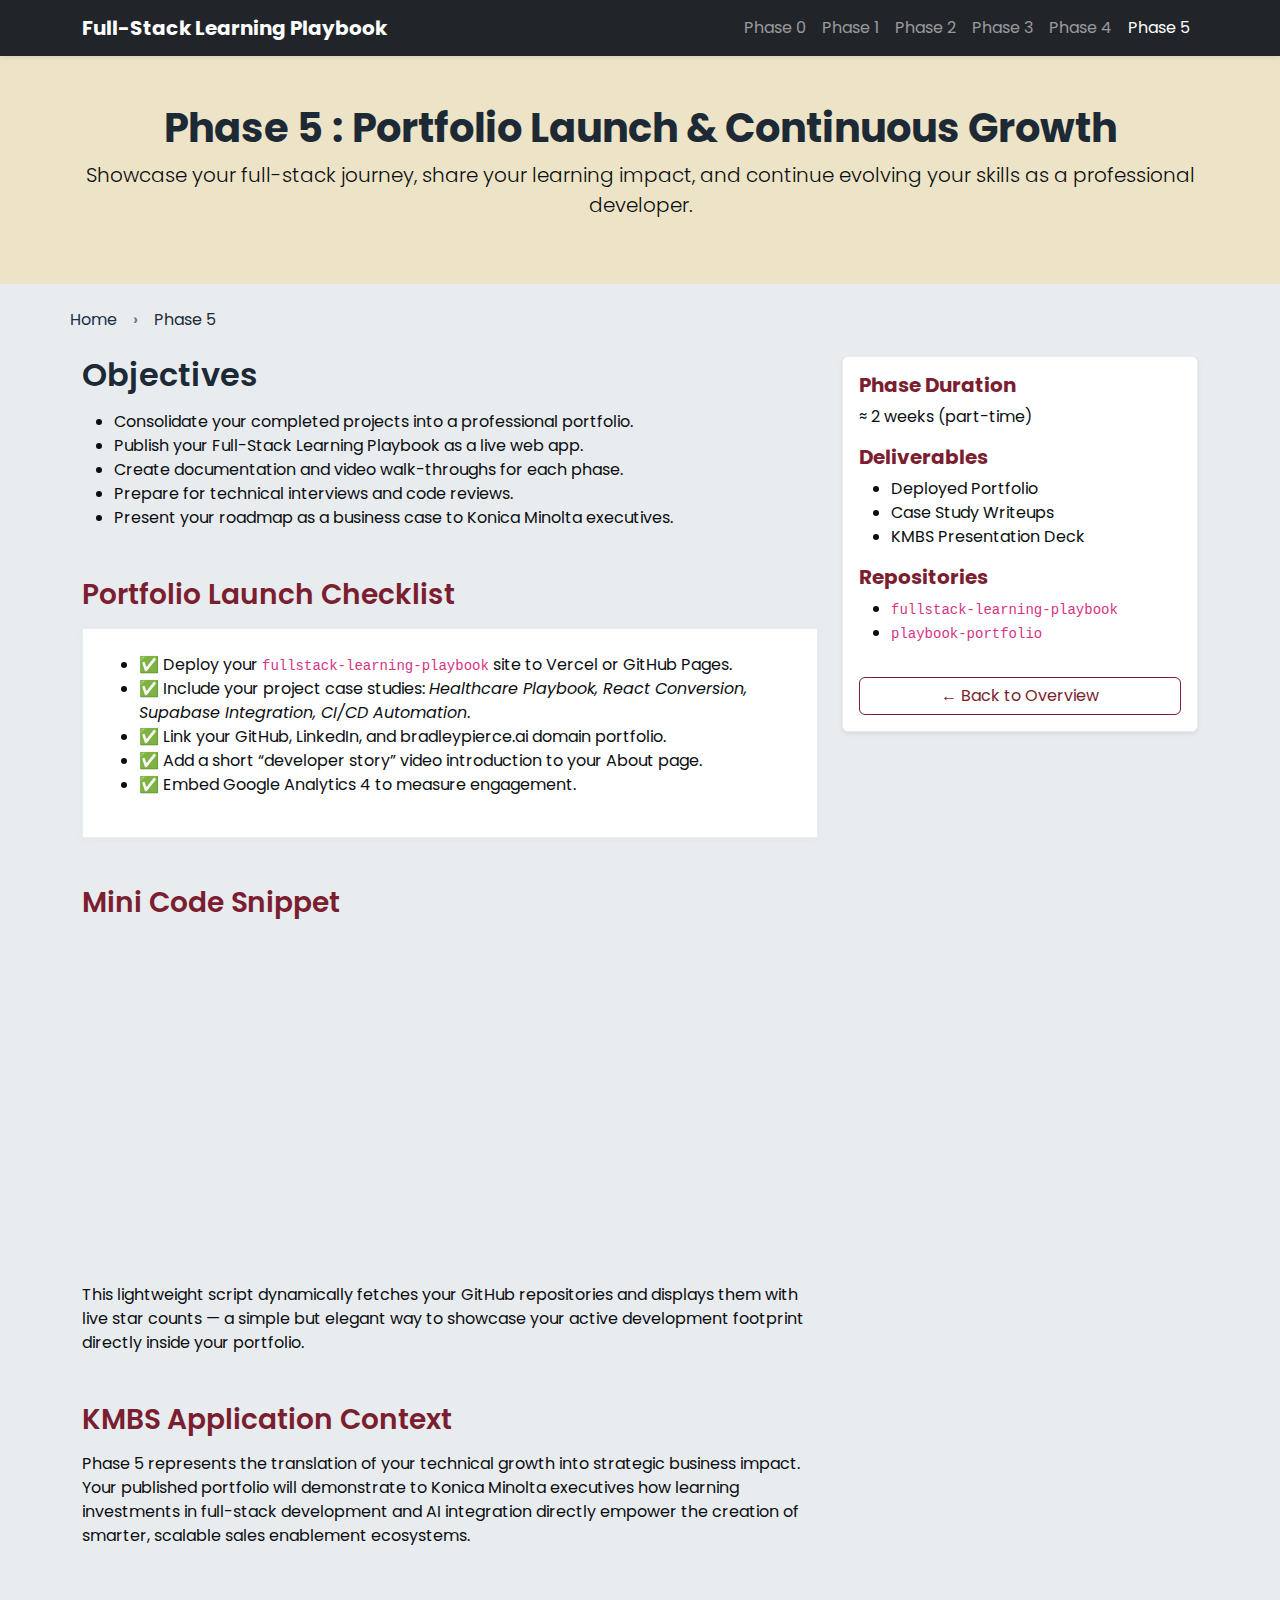
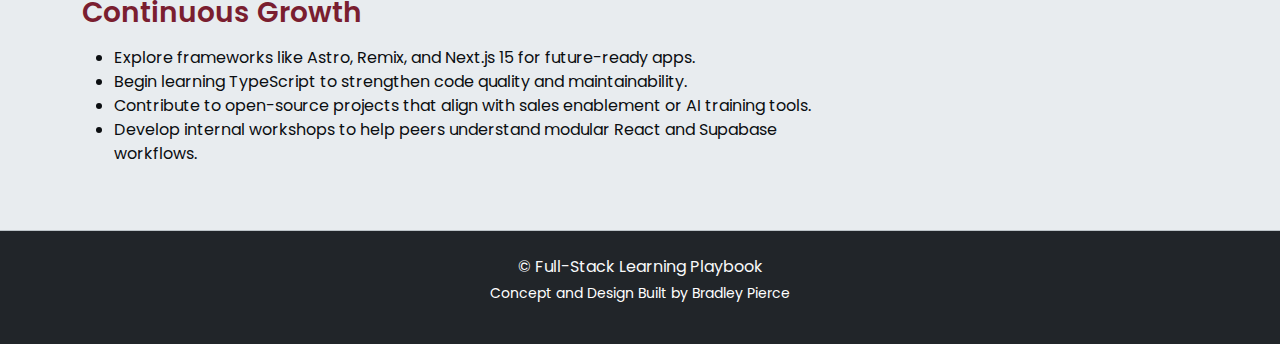
<file: phases/phase5.html>
<!DOCTYPE html>
<html lang="en">
  <head>
    <meta charset="UTF-8" />
    <meta name="viewport" content="width=device-width, initial-scale=1.0" />
    <title>Phase 5 – Portfolio Launch & Continuous Growth</title>
    <link
      href="https://cdn.jsdelivr.net/npm/bootstrap@5.3.3/dist/css/bootstrap.min.css"
      rel="stylesheet" />
    <link
      rel="stylesheet"
      href="https://cdn.jsdelivr.net/npm/bootstrap-icons@1.11.3/font/bootstrap-icons.css" />
    <link rel="stylesheet" href="../assets/css/style.css" />
  </head>
  <body>
    <!-- Navbar -->
    <div data-include="../components/navbar.html"></div>
    <!-- Scroll Progress Bar -->
    <div id="scrollProgressBar"></div>

    <!-- Hero -->
    <header
      class="text-center py-5 mb-4"
      style="background: var(--color-tan-300); color: var(--text-heading)">
      <div class="container">
        <h1 class="fw-bold" style="color: var(--text-heading)">
          Phase 5 : Portfolio Launch & Continuous Growth
        </h1>
        <p class="lead" style="color: var(--text-primary)">
          Showcase your full-stack journey, share your learning impact, and
          continue evolving your skills as a professional developer.
        </p>
      </div>
    </header>

    <!-- Breadcrumb -->
    <nav aria-label="breadcrumb">
      <ol class="breadcrumb container">
        <li class="breadcrumb-item"><a href="../index.html">Home</a></li>
        <li class="breadcrumb-item active">Phase 5</li>
      </ol>
    </nav>

    <!-- Content -->
    <section class="container mb-5">
      <div class="row">
        <!-- Main -->
        <div class="col-md-8">
          <h2 class="fw-semibold mb-3" style="color: var(--text-heading)">
            Objectives
          </h2>
          <ul>
            <li>
              Consolidate your completed projects into a professional portfolio.
            </li>
            <li>
              Publish your Full-Stack Learning Playbook as a live web app.
            </li>
            <li>
              Create documentation and video walk-throughs for each phase.
            </li>
            <li>Prepare for technical interviews and code reviews.</li>
            <li>
              Present your roadmap as a business case to Konica Minolta
              executives.
            </li>
          </ul>

          <h3 class="fw-semibold mt-5 mb-3 text-accent">
            Portfolio Launch Checklist
          </h3>
          <div class="glass-card p-4 mb-4">
            <ul>
              <li>
                ✅ Deploy your <code>fullstack-learning-playbook</code> site to
                Vercel or GitHub Pages.
              </li>
              <li>
                ✅ Include your project case studies:
                <em
                  >Healthcare Playbook, React Conversion, Supabase Integration,
                  CI/CD Automation</em
                >.
              </li>
              <li>
                ✅ Link your GitHub, LinkedIn, and bradleypierce.ai domain
                portfolio.
              </li>
              <li>
                ✅ Add a short “developer story” video introduction to your
                About page.
              </li>
              <li>✅ Embed Google Analytics 4 to measure engagement.</li>
            </ul>
          </div>

          <h3 class="fw-semibold mt-5 mb-3 text-accent">Mini Code Snippet</h3>
          <div class="glass-card p-3 mb-4">
            <pre><code>// Example: Auto-link your repo stars to your portfolio
fetch("https://api.github.com/users/BradleyAPierce/repos")
  .then(response =&gt; response.json())
  .then(data =&gt; {
    const repoList = document.getElementById("repo-list");
    data.forEach(repo =&gt; {
      if (!repo.fork) {
        const item = document.createElement("li");
        item.innerHTML = `⭐ &lt;a href="${repo.html_url}" target="_blank"&gt;${repo.name}&lt;/a&gt; – ${repo.stargazers_count} stars`;
        repoList.appendChild(item);
      }
    });
  });
</code></pre>
          </div>

          <p>
            This lightweight script dynamically fetches your GitHub repositories
            and displays them with live star counts — a simple but elegant way
            to showcase your active development footprint directly inside your
            portfolio.
          </p>

          <h3 class="fw-semibold mt-5 mb-3 text-accent">
            KMBS Application Context
          </h3>
          <p>
            Phase 5 represents the translation of your technical growth into
            strategic business impact. Your published portfolio will demonstrate
            to Konica Minolta executives how learning investments in full-stack
            development and AI integration directly empower the creation of
            smarter, scalable sales enablement ecosystems.
          </p>

          <h3 class="fw-semibold mt-5 mb-3 text-accent">Continuous Growth</h3>
          <ul>
            <li>
              Explore frameworks like Astro, Remix, and Next.js 15 for
              future-ready apps.
            </li>
            <li>
              Begin learning TypeScript to strengthen code quality and
              maintainability.
            </li>
            <li>
              Contribute to open-source projects that align with sales
              enablement or AI training tools.
            </li>
            <li>
              Develop internal workshops to help peers understand modular React
              and Supabase workflows.
            </li>
          </ul>
        </div>

        <!-- Sidebar -->
        <div class="col-md-4">
          <div class="card glass-card p-3 shadow-sm">
            <h5 class="text-accent fw-bold">Phase Duration</h5>
            <p>≈ 2 weeks (part-time)</p>
            <h5 class="text-accent fw-bold">Deliverables</h5>
            <ul>
              <li>Deployed Portfolio</li>
              <li>Case Study Writeups</li>
              <li>KMBS Presentation Deck</li>
            </ul>
            <h5 class="text-accent fw-bold">Repositories</h5>
            <ul id="repo-list">
              <li><code>fullstack-learning-playbook</code></li>
              <li><code>playbook-portfolio</code></li>
            </ul>
            <a href="../index.html" class="btn btn-outline-accent mt-3"
              >← Back to Overview</a
            >
          </div>
        </div>
      </div>
    </section>

    <!-- Reusable Footer -->
    <div data-include="../components/footer.html"></div>
    <!-- Back to Top Button -->
    <button id="backToTopBtn" title="Go to top">
      <i class="bi bi-arrow-up"></i>
    </button>

    <script src="../assets/js/include.js"></script>
    <script src="https://cdn.jsdelivr.net/npm/bootstrap@5.3.3/dist/js/bootstrap.bundle.min.js"></script>
  </body>
</html>
</file>
<file: assets/css/style.css>
@import url("https://fonts.googleapis.com/css2?family=Poppins:wght@300;400;600&display=swap");

:root {
  --color-navy-900: #0a1a2f;
  --color-navy-700: #1a2e45;
  --color-maroon-700: #7a1e30;
  --color-maroon-500: #a8323c;
  --color-tan-400: #d8c7a3;
  --color-tan-300: #ede3c7;
  --color-silver-200: #e8ecef;
  --color-silver-400: #bcc3c7;
  --color-gray-600: #6e7a86;

  --text-primary: #0b0e11;
  --text-heading: #1d2935;
  --text-muted: #6e7a86;
  --text-on-dark: #ffffff;

  --bg-page: var(--color-silver-200);
  --bg-card: #ffffff;
  --bg-navbar: var(--color-navy-900);
  --btn-primary-bg: var(--color-maroon-700);
  --btn-primary-hover: var(--color-maroon-500);
}

body {
  background: var(--bg-page);
  color: var(--text-primary);
  font-family: "Poppins", sans-serif;
  overflow-x: hidden;
}

/* ---------- Hero ---------- */
/* ---------- Hero ---------- */
.hero {
  position: relative;
  min-height: 100vh;
  background: var(--color-tan-300);
  overflow: hidden;
}
.hero-overlay {
  position: absolute;
  inset: 0;
  background: none;
}
@keyframes float {
  from {
    transform: translateY(0px);
  }
  to {
    transform: translateY(-20px);
  }
}
.btn-outline-light {
  border-color: var(--color-navy-700);
  color: var(--color-navy-700);
}
.btn-outline-light:hover {
  background: var(--color-navy-700);
  color: #fff;
}

/* ---------- Timeline ---------- */

.timeline-section {
  position: relative;
  background: var(--color-tan-400);
}
.text-accent {
  color: var(--color-maroon-700);
}

.timeline-wrapper {
  position: relative;
  max-width: 700px;
}

.timeline-line {
  position: absolute;
  top: 0;
  left: 50%;
  transform: translateX(-50%);
  width: 4px;
  height: 100%;
  background: var(--color-silver-400);
}
.timeline-item {
  position: relative;
  margin: 4rem 0;
}
.timeline-node {
  position: absolute;
  left: 50%;
  top: 0;
  transform: translate(-50%, -50%);
  width: 22px;
  height: 22px;
  border-radius: 50%;
  background: var(--color-maroon-700);
  box-shadow: 0 0 8px var(--color-maroon-500);
}
.timeline-content {
  margin-top: 1.5rem;
  padding: 1.5rem;
  width: 80%;
  margin-left: 10%;
  border-radius: 16px;
  background: var(--bg-card);
  color: var(--text-primary);
  border: 1px solid var(--color-silver-200);
}
.glass-card {
  background: var(--bg-card);
  border: 1px solid var(--color-silver-200);
  color: var(--text-primary);
  box-shadow: 0 2px 8px rgba(186, 195, 199, 0.08);
  transition: transform 0.3s, box-shadow 0.3s;
}
.glass-card:hover {
  transform: translateY(-5px);
  box-shadow: 0 0 16px var(--color-maroon-500);
}
.btn-outline-accent {
  color: var(--color-maroon-700);
  border-color: var(--color-maroon-700);
}
.btn-outline-accent:hover {
  background: var(--color-maroon-700);
  color: #fff;
}
footer {
  background: var(--color-tan-400);
  border-top: 1px solid var(--color-silver-400);
  color: var(--text-muted);
}

/* Fix for dark backgrounds in glass cards and accordions */

/* Accordion text color fix */

.accordion-button {
  color: var(--text-heading);
  background: var(--color-tan-300);
}
.accordion-button:not(.collapsed) {
  color: var(--color-maroon-700);
  background: var(--color-tan-400);
}

/* Sidebar text */

/* ---- Fade-In + Slide Animation for Cards ---- */
@keyframes fadeSlideUp {
  0% {
    opacity: 0;
    transform: translateY(30px);
  }
  100% {
    opacity: 1;
    transform: translateY(0);
  }
}

.card.glass-card {
  opacity: 0;
  transform: translateY(30px);
  animation: fadeSlideUp 0.8s ease-out forwards;
}

/* Add staggered delays for cascading effect */
.col-md-6:nth-child(1) .glass-card {
  animation-delay: 0.1s;
}
.col-md-6:nth-child(2) .glass-card {
  animation-delay: 0.2s;
}
.col-md-6:nth-child(3) .glass-card {
  animation-delay: 0.3s;
}
.col-md-6:nth-child(4) .glass-card {
  animation-delay: 0.4s;
}
.col-md-6:nth-child(5) .glass-card {
  animation-delay: 0.5s;
}
.col-md-6:nth-child(6) .glass-card {
  animation-delay: 0.6s;
}

/* Optional: subtle hover lift */

.card.glass-card:hover {
  transform: translateY(-5px);
  box-shadow: 0 0 16px var(--color-maroon-500);
  transition: all 0.3s ease;
}

/* Animate-on-scroll (inactive by default) */

.glass-card {
  opacity: 0;
  transform: translateY(40px);
  transition: all 0.8s ease-out;
}

/* When scrolled into view */

.glass-card.animate-visible {
  opacity: 1;
  transform: translateY(0);
}

/* ---- Breadcrumb Styling Fix ---- */

.breadcrumb {
  background: transparent;
  margin-bottom: 1.5rem;
}
.breadcrumb a {
  color: var(--color-navy-700);
  text-decoration: none;
}
.breadcrumb a:hover {
  color: var(--color-maroon-700);
  text-decoration: underline;
}
.breadcrumb-item.active {
  color: var(--text-heading) !important;
}

/* ---- Custom Breadcrumb Divider (›) ---- */

.breadcrumb-item + .breadcrumb-item::before {
  content: "›";
  color: var(--color-gray-600);
  font-weight: 600;
  margin: 0 0.5rem;
}

/* ---- Breadcrumb Hover Glow Effect ---- */

.breadcrumb {
  transition: all 0.3s ease;
}
.breadcrumb a:hover {
  color: var(--color-maroon-700);
  text-decoration: underline;
}
.breadcrumb-item.active {
  color: var(--text-heading) !important;
}

/* Scroll Progress Bar */

#scrollProgressBar {
  position: fixed;
  top: 0;
  left: 0;
  height: 4px;
  width: 0%;
  background: var(--color-maroon-700);
  box-shadow: 0 0 6px var(--color-maroon-500);
  z-index: 9999;
  transition: width 0.15s ease-out;
  border-radius: 0 2px 2px 0;
}

/* Back to Top Button */

#backToTopBtn {
  position: fixed;
  bottom: 30px;
  right: 30px;
  z-index: 10000;
  background: var(--color-silver-200);
  border: 1px solid var(--color-silver-400);
  color: var(--color-navy-700);
  font-size: 1.5rem;
  border-radius: 50%;
  width: 48px;
  height: 48px;
  display: flex;
  justify-content: center;
  align-items: center;
  cursor: pointer;
  opacity: 0;
  visibility: hidden;
  transition: opacity 0.4s ease, visibility 0.4s ease, transform 0.3s ease;
  box-shadow: 0 0 8px var(--color-silver-400);
}
#backToTopBtn:hover {
  background: var(--color-maroon-500);
  color: #fff;
  box-shadow: 0 0 12px var(--color-maroon-500);
  transform: translateY(-4px);
}
#backToTopBtn.show {
  opacity: 1;
  visibility: visible;
}
</file>
